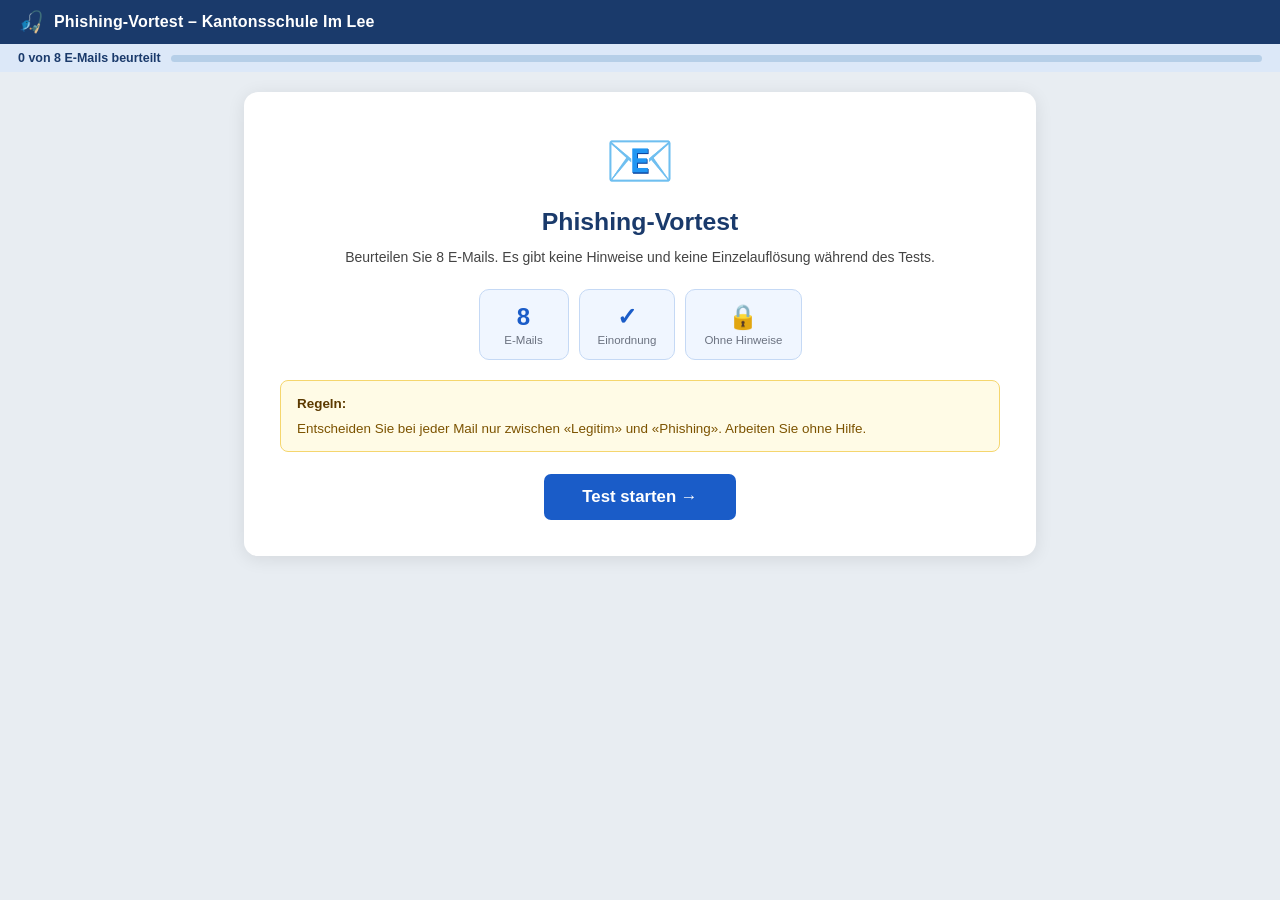
<file: Code/Phishing/Vortest/pretest/index.html>
<!DOCTYPE html>
<html lang="de">
<head>
  <meta charset="UTF-8">
  <meta name="viewport" content="width=device-width, initial-scale=1.0">
  <title>Phishing-Test</title>
  <link rel="stylesheet" href="css/style.css">
</head>
<body>
  <div class="app-bar"><span class="app-icon">🎣</span><h1 id="app-title">Phishing-Test – Kantonsschule Im Lee</h1></div>
  <div class="progress-strip"><span id="progress-label">0 von 8 E-Mails beurteilt</span><div class="progress-track"><div class="progress-fill" id="progress-fill"></div></div></div>

  <main class="screen" id="start-screen">
    <div class="start-card">
      <div class="hero">📧</div><h2 id="start-title">Phishing-Test</h2>
      <p id="start-copy"></p>
      <div class="info-row"><div class="info-tile"><div class="n">8</div><div class="l">E-Mails</div></div><div class="info-tile"><div class="n" id="task-type-icon">✓</div><div class="l" id="task-type-label">Entscheidungen</div></div><div class="info-tile"><div class="n">🔒</div><div class="l">Ohne Hinweise</div></div></div>
      <div class="tip-box" id="start-rules"></div>
      <button class="btn btn-start" onclick="startSim()">Test starten →</button>
    </div>
  </main>

  <main class="screen" id="email-screen">
    <div class="mail-window">
      <div class="mail-topbar"><span>📥 Posteingang</span><span id="mode-badge" class="diff-badge">Test</span><span class="mail-counter" id="email-counter">1 / 8</span></div>
      <div class="mail-header">
        <div class="mh-row"><span class="mh-label">Von</span><span id="email-sender-cell"></span></div>
        <div class="mh-row"><span class="mh-label">An</span><span id="email-to-display"></span></div>
        <div class="mh-row"><span class="mh-label">Datum</span><span id="email-date-display"></span></div>
        <div class="mail-subject" id="email-subject-display"></div>
      </div>
      <div class="mail-body" id="email-body-area"></div>
      <div class="action-section">
        <div class="action-question">Ist diese E-Mail legitim oder Phishing?</div>
        <div class="action-bar" id="action-bar"></div>
        <div class="next-wrap"><button class="btn btn-next" id="next-btn" onclick="nextEmail()" style="display:none">Nächste Mail →</button></div>
      </div>
    </div>
  </main>

  <main class="screen" id="results-screen">
    <div class="results-card">
      <h2 id="results-title">🏁 Auswertung</h2>
      <div class="score-hero"><div class="score-big"><span id="res-score">0</span><span style="font-size:1.6rem;color:#9ca3af"> / <span id="res-max">8</span></span></div><div class="score-sub"><span id="res-pct">0%</span> <span id="score-label">Gesamtpunktzahl</span></div></div>
      <div class="res-stats"><div class="stat-tile"><div class="stat-n"><span id="res-correct">0</span> / <span id="res-total">8</span></div><div class="stat-l" id="correct-label">Richtige Einordnungen</div></div></div>
      <div class="res-rating" id="res-rating"></div><div class="res-det-title" id="details-title" style="display:none">Detailübersicht:</div><div id="res-details"></div>
    </div>
    <div class="tips-card" id="tips-card" style="display:none"><h3>📚 Die wichtigsten Erkennungsmerkmale</h3><ul><li><strong>Absender-Domain prüfen:</strong> Kleine Abweichungen wie zusätzliche Wörter oder falsche Endungen sind verdächtig.</li><li><strong>Links vor dem Klicken prüfen:</strong> Die Ziel-Adresse muss zum angeblichen Absender passen.</li><li><strong>Zeitdruck hinterfragen:</strong> Drohungen und knappe Fristen sollen zu unüberlegtem Handeln verleiten.</li><li><strong>Direkt in die bekannte App oder Website gehen:</strong> Zugangsdaten niemals über einen Mail-Link eingeben.</li></ul></div>
  </main>

  <div id="reason-screen" class="reason-overlay" style="display:none">
    <div class="reason-card"><h2>Welches Merkmal war am wichtigsten?</h2><p>Wählen Sie die Begründung, die Ihre Einschätzung am besten stützt.</p><div id="reason-options" class="reason-options"></div><button class="btn btn-neutral" onclick="cancelReason()">Zurück</button><button class="btn btn-next" onclick="submitReason()">Antwort bestätigen</button></div>
  </div>

  <script>window.TEST_MODE='pretest';</script><script src="js/scorm.js"></script><script src="js/data.js"></script><script src="js/app.js"></script>
</body>
</html>
</file>
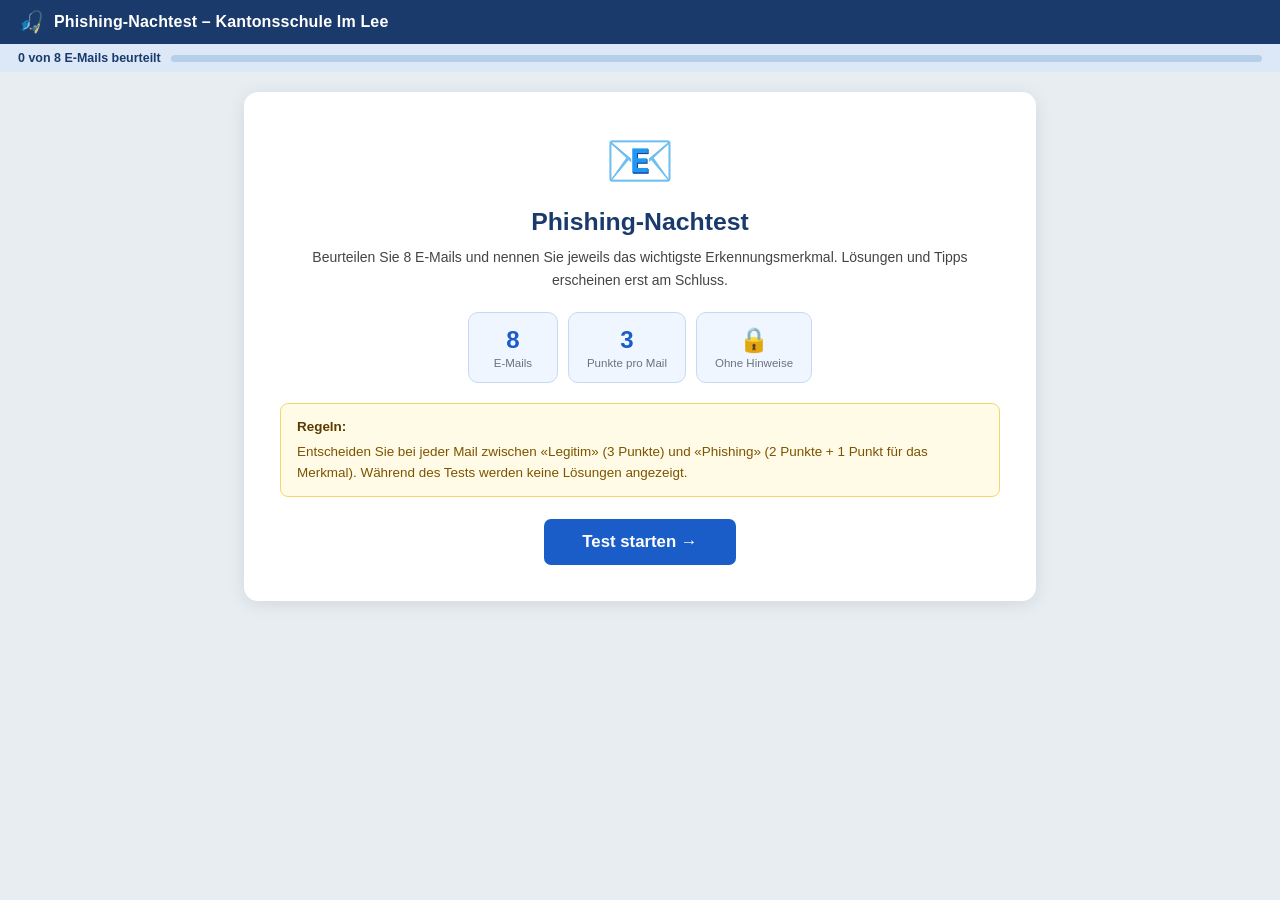
<file: Code/Phishing/Phishingmailsimulator/Nachtest/posttest/index.html>
<!DOCTYPE html>
<html lang="de">
<head>
  <meta charset="UTF-8">
  <meta name="viewport" content="width=device-width, initial-scale=1.0">
  <title>Phishing-Test</title>
  <link rel="stylesheet" href="css/style.css">
</head>
<body>
  <div class="app-bar"><span class="app-icon">🎣</span><h1 id="app-title">Phishing-Test – Kantonsschule Im Lee</h1></div>
  <div class="progress-strip"><span id="progress-label">0 von 8 E-Mails beurteilt</span><div class="progress-track"><div class="progress-fill" id="progress-fill"></div></div></div>

  <main class="screen" id="start-screen">
    <div class="start-card">
      <div class="hero">📧</div><h2 id="start-title">Phishing-Test</h2>
      <p id="start-copy"></p>
      <div class="info-row"><div class="info-tile"><div class="n">8</div><div class="l">E-Mails</div></div><div class="info-tile"><div class="n" id="task-type-icon">✓</div><div class="l" id="task-type-label">Entscheidungen</div></div><div class="info-tile"><div class="n">🔒</div><div class="l">Ohne Hinweise</div></div></div>
      <div class="tip-box" id="start-rules"></div>
      <button class="btn btn-start" onclick="startSim()">Test starten →</button>
    </div>
  </main>

  <main class="screen" id="email-screen">
    <div class="mail-window">
      <div class="mail-topbar"><span>📥 Posteingang</span><span id="mode-badge" class="diff-badge">Test</span><span class="mail-counter" id="email-counter">1 / 8</span></div>
      <div class="mail-header">
        <div class="mh-row"><span class="mh-label">Von</span><span id="email-sender-cell"></span></div>
        <div class="mh-row"><span class="mh-label">An</span><span id="email-to-display"></span></div>
        <div class="mh-row"><span class="mh-label">Datum</span><span id="email-date-display"></span></div>
        <div class="mail-subject" id="email-subject-display"></div>
      </div>
      <div class="mail-body" id="email-body-area"></div>
      <div class="action-section">
        <div class="action-question">Ist diese E-Mail legitim oder Phishing?</div>
        <div class="action-bar" id="action-bar"></div>
        <div class="next-wrap"><button class="btn btn-next" id="next-btn" onclick="nextEmail()" style="display:none">Nächste Mail →</button></div>
      </div>
    </div>
  </main>

  <main class="screen" id="results-screen">
    <div class="results-card">
      <h2 id="results-title">🏁 Auswertung</h2>
      <div class="score-hero"><div class="score-big"><span id="res-score">0</span><span style="font-size:1.6rem;color:#9ca3af"> / <span id="res-max">8</span></span></div><div class="score-sub"><span id="res-pct">0%</span> <span id="score-label">Gesamtpunktzahl</span></div></div>
      <div class="res-stats"><div class="stat-tile"><div class="stat-n"><span id="res-correct">0</span> / <span id="res-total">8</span></div><div class="stat-l" id="correct-label">Richtige Einordnungen</div></div></div>
      <div class="res-rating" id="res-rating"></div><div class="res-det-title" id="details-title" style="display:none">Detailübersicht:</div><div id="res-details"></div>
    </div>
    <div class="tips-card" id="tips-card" style="display:none"><h3>📚 Die wichtigsten Erkennungsmerkmale</h3><ul><li><strong>Absender-Domain prüfen:</strong> Kleine Abweichungen wie zusätzliche Wörter oder falsche Endungen sind verdächtig.</li><li><strong>Links vor dem Klicken prüfen:</strong> Die Ziel-Adresse muss zum angeblichen Absender passen.</li><li><strong>Zeitdruck hinterfragen:</strong> Drohungen und knappe Fristen sollen zu unüberlegtem Handeln verleiten.</li><li><strong>Direkt in die bekannte App oder Website gehen:</strong> Zugangsdaten niemals über einen Mail-Link eingeben.</li></ul></div>
  </main>

  <div id="reason-screen" class="reason-overlay" style="display:none">
    <div class="reason-card"><h2>Welches Merkmal war am wichtigsten?</h2><p>Wählen Sie die Begründung, die Ihre Einschätzung am besten stützt.</p><div id="reason-options" class="reason-options"></div><button class="btn btn-neutral" onclick="cancelReason()">Zurück</button><button class="btn btn-next" onclick="submitReason()">Antwort bestätigen</button></div>
  </div>

  <script>window.TEST_MODE='posttest';</script><script src="js/scorm.js"></script><script src="js/data.js"></script><script src="js/app.js"></script>
</body>
</html>
</file>
<file: Code/Phishing/Vortest/pretest/css/style.css>
*,*::before,*::after{box-sizing:border-box;margin:0;padding:0}
body{font-family:-apple-system,BlinkMacSystemFont,"Segoe UI",Roboto,Arial,sans-serif;background:#e8edf2;color:#1a1a1a;font-size:14px;min-height:100vh}

/* ── APP SHELL ── */
.app-bar{background:#1a3a6b;color:#fff;padding:10px 18px;display:flex;align-items:center;gap:10px;box-shadow:0 2px 6px rgba(0,0,0,.25)}
.app-bar h1{font-size:1rem;font-weight:700;letter-spacing:.01em}
.app-bar .app-icon{font-size:1.3rem}

.progress-strip{background:#dce8f8;padding:7px 18px;display:flex;align-items:center;gap:10px;font-size:.78rem;color:#1a3a6b;font-weight:600}
.progress-track{flex:1;height:7px;background:#b6cfe8;border-radius:99px;overflow:hidden}
.progress-fill{height:100%;background:linear-gradient(90deg,#1a6bcc,#00b4d8);border-radius:99px;transition:width .5s ease;width:0}

/* ── SCREENS ── */
.screen{display:none;max-width:820px;margin:0 auto;padding:20px 14px 40px}

/* ── START ── */
.start-card{background:#fff;border-radius:14px;padding:36px;box-shadow:0 3px 18px rgba(0,0,0,.09);text-align:center}
.start-card .hero{font-size:3.5rem;margin-bottom:14px}
.start-card h2{font-size:1.55rem;color:#1a3a6b;margin-bottom:10px}
.start-card p{color:#444;line-height:1.65;margin-bottom:8px}
.info-row{display:flex;gap:10px;justify-content:center;margin:20px 0}
.info-tile{background:#f0f6ff;border:1px solid #c5d9f5;border-radius:10px;padding:13px 18px;text-align:center;min-width:90px}
.info-tile .n{font-size:1.5rem;font-weight:800;color:#1a5cc8}
.info-tile .l{font-size:.72rem;color:#6b7280;margin-top:3px}
.tip-box{background:#fffbe6;border:1px solid #f5d66e;border-radius:8px;padding:12px 16px;text-align:left;font-size:.84rem;color:#7c5300;line-height:1.6;margin-bottom:22px}
.tip-box strong{display:block;margin-bottom:3px;color:#5c3a00}

/* ── EMAIL CLIENT ── */
.mail-window{background:#fff;border-radius:12px;box-shadow:0 3px 20px rgba(0,0,0,.1);overflow:hidden;margin-bottom:14px}

.mail-topbar{background:#f3f6fa;border-bottom:1px solid #dde3ed;padding:9px 16px;display:flex;align-items:center;gap:8px;font-size:.78rem;color:#5a6a80}
.diff-badge{padding:2px 9px;border-radius:20px;font-weight:700;font-size:.72rem}
.diff-leicht{background:#dcfce7;color:#155e35}
.diff-mittel{background:#fef3c7;color:#7c4f00}
.diff-schwer{background:#fee2e2;color:#991b1b}
.mail-counter{margin-left:auto;background:#1a3a6b;color:#fff;border-radius:20px;padding:2px 10px;font-weight:700;font-size:.76rem}

.mail-header{padding:14px 18px 10px;border-bottom:1px solid #eef0f4}
.mh-row{display:flex;align-items:flex-start;gap:8px;margin-bottom:5px;font-size:.86rem}
.mh-label{color:#9ca3af;width:54px;flex-shrink:0;padding-top:1px;font-weight:600}
.mail-subject{font-size:1.05rem;font-weight:700;color:#111;margin-top:10px;padding-bottom:4px}

/* Sender hover reveal */
.sender-name{
  font-weight:700;color:#1a1a1a;
  border-bottom:2px dashed #a78bfa;
  cursor:help;
  transition:background .2s;
  padding:0 2px;
  border-radius:2px;
}
.sender-name:hover,.sender-name.revealed{background:#f3f0ff}
.sender-real-badge{
  display:inline-flex;align-items:center;gap:5px;
  background:#fff3f3;border:1px solid #fca5a5;border-radius:4px;
  padding:2px 8px;margin-left:8px;font-size:.79rem;
  animation:fadeSlide .25s ease;
}

/* HIER WURDE DAS ROT ENTFERNT: */
.real-addr-label{color:#4b5563;font-weight:700}
.addr-diff{color:#4b5563;font-weight:normal;background:transparent;border-radius:2px;padding:0 1px}

.hover-hint{font-size:.75rem;color:#7c3aed;display:block;margin-top:2px}
@keyframes fadeSlide{from{opacity:0;transform:translateX(-6px)}to{opacity:1;transform:translateX(0)}}

.mail-body{padding:18px;font-size:.89rem;line-height:1.7;color:#333;border-bottom:1px solid #f0f2f6}
.mail-body p{margin-bottom:9px}
.mail-body ul,.mail-body ol{padding-left:20px;margin-bottom:9px}
.mail-body li{margin-bottom:3px}
.mail-body a.email-action-link{
  display:inline-block;
  padding:10px 22px;
  background:#1a5cc8;
  color:#fff!important;
  font-weight:700;
  font-size:.9rem;
  text-decoration:none!important;
  border-radius:6px;
  cursor:pointer!important;
  box-shadow:0 2px 6px rgba(26,92,200,.25);
  transition:background .2s, transform .1s, box-shadow .2s;
}
.mail-body a.email-action-link:hover{
  background:#144aa3;
  transform:translateY(-1px);
  box-shadow:0 4px 10px rgba(26,92,200,.35);
}
.mail-action-wrap{
  margin:18px 0;
  text-align:center;
}
.reason-overlay{background:rgba(0,0,0,.55);position:fixed;inset:0;z-index:1000;padding:72px 16px;overflow:auto}
.reason-card{background:#fff;max-width:540px;margin:0 auto;padding:28px;border-radius:12px;box-shadow:0 10px 36px rgba(0,0,0,.25)}
.reason-card h2{margin-top:0;color:#1a3a6b}.reason-card p{color:#4b5563;line-height:1.5}
.reason-options{display:grid;gap:9px;margin:20px 0}.reason-option{display:flex;gap:9px;align-items:flex-start;border:1px solid #d7dde7;border-radius:7px;padding:11px;cursor:pointer}.reason-option:hover{background:#f3f7ff}.reason-option input{margin-top:3px}

.thread-snippet{font-size:.78rem;color:#6b7280;background:#f9fafb;border-top:1px solid #eef0f4;padding:7px 18px;font-style:italic}

/* ── ACTION BAR ── */
.action-section{padding:14px 18px;border-top:1px solid #eef0f4;background:#fafbfc}
.action-question{font-weight:700;color:#1a1a1a;text-align:center;margin-bottom:12px;font-size:.95rem}
.action-bar{display:flex;gap:10px;justify-content:center;flex-wrap:wrap;margin-bottom:10px}

/* ── BUTTONS ── */
.btn{display:inline-flex;align-items:center;gap:6px;border:none;border-radius:7px;padding:11px 24px;font-size:.92rem;font-weight:700;cursor:pointer;transition:transform .1s,box-shadow .1s,filter .1s}
.btn:hover:not(:disabled){transform:translateY(-1px);box-shadow:0 4px 10px rgba(0,0,0,.15)}
.btn:active:not(:disabled){transform:translateY(0)}
.btn:disabled{opacity:.5;cursor:default}
.btn-start{background:#1a5cc8;color:#fff;font-size:1.05rem;padding:13px 38px}
.btn-spam{background:#dc2626;color:#fff}
.btn-legit{background:#16a34a;color:#fff}
.btn-neutral{background:#6b7280;color:#fff}
.btn-next{background:#1a5cc8;color:#fff}
.btn-restart{background:#fff;color:#1a5cc8;border:2px solid #1a5cc8}

/* ── HINTS ── */
.hints-section{background:#fffbeb;border-top:1px solid #fde68a;padding:12px 18px}
.hints-header{display:flex;justify-content:space-between;align-items:center;margin-bottom:6px}
.hint-btn{background:#fef3c7;color:#92400e;border:1px solid #fde68a;border-radius:6px;padding:5px 12px;font-size:.79rem;font-weight:700;cursor:pointer;transition:background .15s}
.hint-btn:hover:not(:disabled){background:#fde68a}
.hint-btn:disabled{opacity:.5;cursor:default}
.hints-remaining{font-size:.75rem;color:#92400e}
.hints-list{list-style:none;display:flex;flex-direction:column;gap:6px;margin-top:6px}
.hint-item{display:flex;gap:9px;align-items:flex-start;background:#fff;border:1px solid #fde68a;border-radius:7px;padding:8px 11px;font-size:.82rem;line-height:1.55;color:#374151}
.hint-num{background:#f59e0b;color:#fff;border-radius:50%;width:20px;height:20px;display:flex;align-items:center;justify-content:center;font-size:.7rem;font-weight:800;flex-shrink:0;margin-top:1px}
.anim-in{animation:slideDown .22s ease}
@keyframes slideDown{from{opacity:0;transform:translateY(-5px)}to{opacity:1;transform:translateY(0)}}

/* ── FEEDBACK ── */
.feedback-box{border-radius:9px;padding:13px 16px;margin-bottom:10px}
.fb-correct{background:#dcfce7;border:1.5px solid #86efac}
.fb-wrong{background:#fee2e2;border:1.5px solid #fca5a5}
.fb-title{font-weight:800;font-size:.95rem;margin-bottom:5px}
.fb-expl{font-size:.83rem;line-height:1.6;color:#374151}

.next-wrap{text-align:center;margin-top:10px}

/* ── INTERSTITIAL SCREENS ── */
.interstitial{max-width:600px;margin:40px auto;background:#fff;border-radius:14px;padding:36px;box-shadow:0 4px 22px rgba(0,0,0,.1);text-align:center}
.interstitial .big-icon{font-size:3.5rem;margin-bottom:14px}
.interstitial h2{font-size:1.35rem;margin-bottom:10px}
.interstitial p{color:#444;line-height:1.65;margin-bottom:14px;font-size:.9rem}
.url-display{background:#fef2f2;border:1px solid #fca5a5;border-radius:6px;padding:8px 14px;font-family:monospace;font-size:.82rem;color:#b91c1c;word-break:break-all;margin:12px 0 20px}
.interstitial-legit .url-display{background:#f0fdf4;border-color:#86efac;color:#166534}

/* ── RESULTS ── */
.results-card{background:#fff;border-radius:14px;padding:32px;box-shadow:0 3px 18px rgba(0,0,0,.09);margin-bottom:16px}
.results-card h2{font-size:1.4rem;color:#1a3a6b;text-align:center;margin-bottom:20px}
.score-hero{text-align:center;margin-bottom:18px}
.score-big{font-size:3rem;font-weight:900;color:#1a5cc8;line-height:1}
.score-sub{color:#6b7280;font-size:.88rem;margin-top:4px}
.res-stats{display:flex;gap:10px;justify-content:center;margin-bottom:18px}
.stat-tile{background:#eff6ff;border:1px solid #bfdbfe;border-radius:9px;padding:11px 18px;text-align:center}
.stat-n{font-size:1.4rem;font-weight:800;color:#1e40af}
.stat-l{font-size:.7rem;color:#6b7280;margin-top:2px}
.res-rating{background:#f0fdf4;border:1px solid #bbf7d0;border-radius:8px;padding:12px 16px;text-align:center;font-weight:700;color:#166534;font-size:.88rem;margin-bottom:18px}
.res-det-title{font-weight:700;color:#374151;font-size:.83rem;margin-bottom:8px}
.res-item{display:flex;align-items:center;gap:7px;border-radius:7px;padding:9px 12px;margin-bottom:6px;flex-wrap:wrap}
.res-ok{background:#f0fdf4;border:1.5px solid #86efac}
.res-partial{background:#fffbeb;border:1.5px solid #fde68a}
.res-fail{background:#fff1f2;border:1.5px solid #fca5a5}
.res-icon{font-size:.95rem}
.res-subj{flex:1;font-weight:600;font-size:.82rem;color:#1e293b}
.res-badge{border-radius:20px;padding:2px 9px;font-size:.68rem;font-weight:800}
.badge-p{background:#fee2e2;color:#991b1b}
.badge-l{background:#dcfce7;color:#166534}
.res-pts{font-size:.75rem;color:#6b7280;margin-left:auto}
.tips-card{background:#fff;border-radius:12px;padding:20px 22px;box-shadow:0 2px 12px rgba(0,0,0,.07);margin-bottom:14px}
.tips-card h3{font-size:.95rem;color:#1a3a6b;margin-bottom:10px}
.tips-card ul{padding-left:16px;font-size:.83rem;line-height:1.85;color:#374151}
.restart-wrap{text-align:center;margin-top:16px}
</file>
<file: Code/Phishing/Phishingmailsimulator/Nachtest/posttest/css/style.css>
*,*::before,*::after{box-sizing:border-box;margin:0;padding:0}
body{font-family:-apple-system,BlinkMacSystemFont,"Segoe UI",Roboto,Arial,sans-serif;background:#e8edf2;color:#1a1a1a;font-size:14px;min-height:100vh}

/* ── APP SHELL ── */
.app-bar{background:#1a3a6b;color:#fff;padding:10px 18px;display:flex;align-items:center;gap:10px;box-shadow:0 2px 6px rgba(0,0,0,.25)}
.app-bar h1{font-size:1rem;font-weight:700;letter-spacing:.01em}
.app-bar .app-icon{font-size:1.3rem}

.progress-strip{background:#dce8f8;padding:7px 18px;display:flex;align-items:center;gap:10px;font-size:.78rem;color:#1a3a6b;font-weight:600}
.progress-track{flex:1;height:7px;background:#b6cfe8;border-radius:99px;overflow:hidden}
.progress-fill{height:100%;background:linear-gradient(90deg,#1a6bcc,#00b4d8);border-radius:99px;transition:width .5s ease;width:0}

/* ── SCREENS ── */
.screen{display:none;max-width:820px;margin:0 auto;padding:20px 14px 40px}

/* ── START ── */
.start-card{background:#fff;border-radius:14px;padding:36px;box-shadow:0 3px 18px rgba(0,0,0,.09);text-align:center}
.start-card .hero{font-size:3.5rem;margin-bottom:14px}
.start-card h2{font-size:1.55rem;color:#1a3a6b;margin-bottom:10px}
.start-card p{color:#444;line-height:1.65;margin-bottom:8px}
.info-row{display:flex;gap:10px;justify-content:center;margin:20px 0}
.info-tile{background:#f0f6ff;border:1px solid #c5d9f5;border-radius:10px;padding:13px 18px;text-align:center;min-width:90px}
.info-tile .n{font-size:1.5rem;font-weight:800;color:#1a5cc8}
.info-tile .l{font-size:.72rem;color:#6b7280;margin-top:3px}
.tip-box{background:#fffbe6;border:1px solid #f5d66e;border-radius:8px;padding:12px 16px;text-align:left;font-size:.84rem;color:#7c5300;line-height:1.6;margin-bottom:22px}
.tip-box strong{display:block;margin-bottom:3px;color:#5c3a00}

/* ── EMAIL CLIENT ── */
.mail-window{background:#fff;border-radius:12px;box-shadow:0 3px 20px rgba(0,0,0,.1);overflow:hidden;margin-bottom:14px}

.mail-topbar{background:#f3f6fa;border-bottom:1px solid #dde3ed;padding:9px 16px;display:flex;align-items:center;gap:8px;font-size:.78rem;color:#5a6a80}
.diff-badge{padding:2px 9px;border-radius:20px;font-weight:700;font-size:.72rem}
.diff-leicht{background:#dcfce7;color:#155e35}
.diff-mittel{background:#fef3c7;color:#7c4f00}
.diff-schwer{background:#fee2e2;color:#991b1b}
.mail-counter{margin-left:auto;background:#1a3a6b;color:#fff;border-radius:20px;padding:2px 10px;font-weight:700;font-size:.76rem}

.mail-header{padding:14px 18px 10px;border-bottom:1px solid #eef0f4}
.mh-row{display:flex;align-items:flex-start;gap:8px;margin-bottom:5px;font-size:.86rem}
.mh-label{color:#9ca3af;width:54px;flex-shrink:0;padding-top:1px;font-weight:600}
.mail-subject{font-size:1.05rem;font-weight:700;color:#111;margin-top:10px;padding-bottom:4px}

/* Sender hover reveal */
.sender-name{
  font-weight:700;color:#1a1a1a;
  border-bottom:2px dashed #a78bfa;
  cursor:help;
  transition:background .2s;
  padding:0 2px;
  border-radius:2px;
}
.sender-name:hover,.sender-name.revealed{background:#f3f0ff}
.sender-real-badge{
  display:inline-flex;align-items:center;gap:5px;
  background:#fff3f3;border:1px solid #fca5a5;border-radius:4px;
  padding:2px 8px;margin-left:8px;font-size:.79rem;
  animation:fadeSlide .25s ease;
}

/* HIER WURDE DAS ROT ENTFERNT: */
.real-addr-label{color:#4b5563;font-weight:700}
.addr-diff{color:#4b5563;font-weight:normal;background:transparent;border-radius:2px;padding:0 1px}

.hover-hint{font-size:.75rem;color:#7c3aed;display:block;margin-top:2px}
@keyframes fadeSlide{from{opacity:0;transform:translateX(-6px)}to{opacity:1;transform:translateX(0)}}

.mail-body{padding:18px;font-size:.89rem;line-height:1.7;color:#333;border-bottom:1px solid #f0f2f6}
.mail-body p{margin-bottom:9px}
.mail-body ul,.mail-body ol{padding-left:20px;margin-bottom:9px}
.mail-body li{margin-bottom:3px}
.mail-body a.email-action-link{
  display:inline-block;
  padding:10px 22px;
  background:#1a5cc8;
  color:#fff!important;
  font-weight:700;
  font-size:.9rem;
  text-decoration:none!important;
  border-radius:6px;
  cursor:pointer!important;
  box-shadow:0 2px 6px rgba(26,92,200,.25);
  transition:background .2s, transform .1s, box-shadow .2s;
}
.mail-body a.email-action-link:hover{
  background:#144aa3;
  transform:translateY(-1px);
  box-shadow:0 4px 10px rgba(26,92,200,.35);
}
.mail-action-wrap{
  margin:18px 0;
  text-align:center;
}
.reason-overlay{background:rgba(0,0,0,.55);position:fixed;inset:0;z-index:1000;padding:72px 16px;overflow:auto}
.reason-card{background:#fff;max-width:540px;margin:0 auto;padding:28px;border-radius:12px;box-shadow:0 10px 36px rgba(0,0,0,.25)}
.reason-card h2{margin-top:0;color:#1a3a6b}.reason-card p{color:#4b5563;line-height:1.5}
.reason-options{display:grid;gap:9px;margin:20px 0}.reason-option{display:flex;gap:9px;align-items:flex-start;border:1px solid #d7dde7;border-radius:7px;padding:11px;cursor:pointer}.reason-option:hover{background:#f3f7ff}.reason-option input{margin-top:3px}

.thread-snippet{font-size:.78rem;color:#6b7280;background:#f9fafb;border-top:1px solid #eef0f4;padding:7px 18px;font-style:italic}

/* ── ACTION BAR ── */
.action-section{padding:14px 18px;border-top:1px solid #eef0f4;background:#fafbfc}
.action-question{font-weight:700;color:#1a1a1a;text-align:center;margin-bottom:12px;font-size:.95rem}
.action-bar{display:flex;gap:10px;justify-content:center;flex-wrap:wrap;margin-bottom:10px}

/* ── BUTTONS ── */
.btn{display:inline-flex;align-items:center;gap:6px;border:none;border-radius:7px;padding:11px 24px;font-size:.92rem;font-weight:700;cursor:pointer;transition:transform .1s,box-shadow .1s,filter .1s}
.btn:hover:not(:disabled){transform:translateY(-1px);box-shadow:0 4px 10px rgba(0,0,0,.15)}
.btn:active:not(:disabled){transform:translateY(0)}
.btn:disabled{opacity:.5;cursor:default}
.btn-start{background:#1a5cc8;color:#fff;font-size:1.05rem;padding:13px 38px}
.btn-spam{background:#dc2626;color:#fff}
.btn-legit{background:#16a34a;color:#fff}
.btn-neutral{background:#6b7280;color:#fff}
.btn-next{background:#1a5cc8;color:#fff}
.btn-restart{background:#fff;color:#1a5cc8;border:2px solid #1a5cc8}

/* ── HINTS ── */
.hints-section{background:#fffbeb;border-top:1px solid #fde68a;padding:12px 18px}
.hints-header{display:flex;justify-content:space-between;align-items:center;margin-bottom:6px}
.hint-btn{background:#fef3c7;color:#92400e;border:1px solid #fde68a;border-radius:6px;padding:5px 12px;font-size:.79rem;font-weight:700;cursor:pointer;transition:background .15s}
.hint-btn:hover:not(:disabled){background:#fde68a}
.hint-btn:disabled{opacity:.5;cursor:default}
.hints-remaining{font-size:.75rem;color:#92400e}
.hints-list{list-style:none;display:flex;flex-direction:column;gap:6px;margin-top:6px}
.hint-item{display:flex;gap:9px;align-items:flex-start;background:#fff;border:1px solid #fde68a;border-radius:7px;padding:8px 11px;font-size:.82rem;line-height:1.55;color:#374151}
.hint-num{background:#f59e0b;color:#fff;border-radius:50%;width:20px;height:20px;display:flex;align-items:center;justify-content:center;font-size:.7rem;font-weight:800;flex-shrink:0;margin-top:1px}
.anim-in{animation:slideDown .22s ease}
@keyframes slideDown{from{opacity:0;transform:translateY(-5px)}to{opacity:1;transform:translateY(0)}}

/* ── FEEDBACK ── */
.feedback-box{border-radius:9px;padding:13px 16px;margin-bottom:10px}
.fb-correct{background:#dcfce7;border:1.5px solid #86efac}
.fb-wrong{background:#fee2e2;border:1.5px solid #fca5a5}
.fb-title{font-weight:800;font-size:.95rem;margin-bottom:5px}
.fb-expl{font-size:.83rem;line-height:1.6;color:#374151}

.next-wrap{text-align:center;margin-top:10px}

/* ── INTERSTITIAL SCREENS ── */
.interstitial{max-width:600px;margin:40px auto;background:#fff;border-radius:14px;padding:36px;box-shadow:0 4px 22px rgba(0,0,0,.1);text-align:center}
.interstitial .big-icon{font-size:3.5rem;margin-bottom:14px}
.interstitial h2{font-size:1.35rem;margin-bottom:10px}
.interstitial p{color:#444;line-height:1.65;margin-bottom:14px;font-size:.9rem}
.url-display{background:#fef2f2;border:1px solid #fca5a5;border-radius:6px;padding:8px 14px;font-family:monospace;font-size:.82rem;color:#b91c1c;word-break:break-all;margin:12px 0 20px}
.interstitial-legit .url-display{background:#f0fdf4;border-color:#86efac;color:#166534}

/* ── RESULTS ── */
.results-card{background:#fff;border-radius:14px;padding:32px;box-shadow:0 3px 18px rgba(0,0,0,.09);margin-bottom:16px}
.results-card h2{font-size:1.4rem;color:#1a3a6b;text-align:center;margin-bottom:20px}
.score-hero{text-align:center;margin-bottom:18px}
.score-big{font-size:3rem;font-weight:900;color:#1a5cc8;line-height:1}
.score-sub{color:#6b7280;font-size:.88rem;margin-top:4px}
.res-stats{display:flex;gap:10px;justify-content:center;margin-bottom:18px}
.stat-tile{background:#eff6ff;border:1px solid #bfdbfe;border-radius:9px;padding:11px 18px;text-align:center}
.stat-n{font-size:1.4rem;font-weight:800;color:#1e40af}
.stat-l{font-size:.7rem;color:#6b7280;margin-top:2px}
.res-rating{background:#f0fdf4;border:1px solid #bbf7d0;border-radius:8px;padding:12px 16px;text-align:center;font-weight:700;color:#166534;font-size:.88rem;margin-bottom:18px}
.res-det-title{font-weight:700;color:#374151;font-size:.83rem;margin-bottom:8px}
.res-item{display:flex;align-items:center;gap:7px;border-radius:7px;padding:9px 12px;margin-bottom:6px;flex-wrap:wrap}
.res-ok{background:#f0fdf4;border:1.5px solid #86efac}
.res-partial{background:#fffbeb;border:1.5px solid #fde68a}
.res-fail{background:#fff1f2;border:1.5px solid #fca5a5}
.res-icon{font-size:.95rem}
.res-subj{flex:1;font-weight:600;font-size:.82rem;color:#1e293b}
.res-badge{border-radius:20px;padding:2px 9px;font-size:.68rem;font-weight:800}
.badge-p{background:#fee2e2;color:#991b1b}
.badge-l{background:#dcfce7;color:#166534}
.res-pts{font-size:.75rem;color:#6b7280;margin-left:auto}
.tips-card{background:#fff;border-radius:12px;padding:20px 22px;box-shadow:0 2px 12px rgba(0,0,0,.07);margin-bottom:14px}
.tips-card h3{font-size:.95rem;color:#1a3a6b;margin-bottom:10px}
.tips-card ul{padding-left:16px;font-size:.83rem;line-height:1.85;color:#374151}
.restart-wrap{text-align:center;margin-top:16px}
</file>
